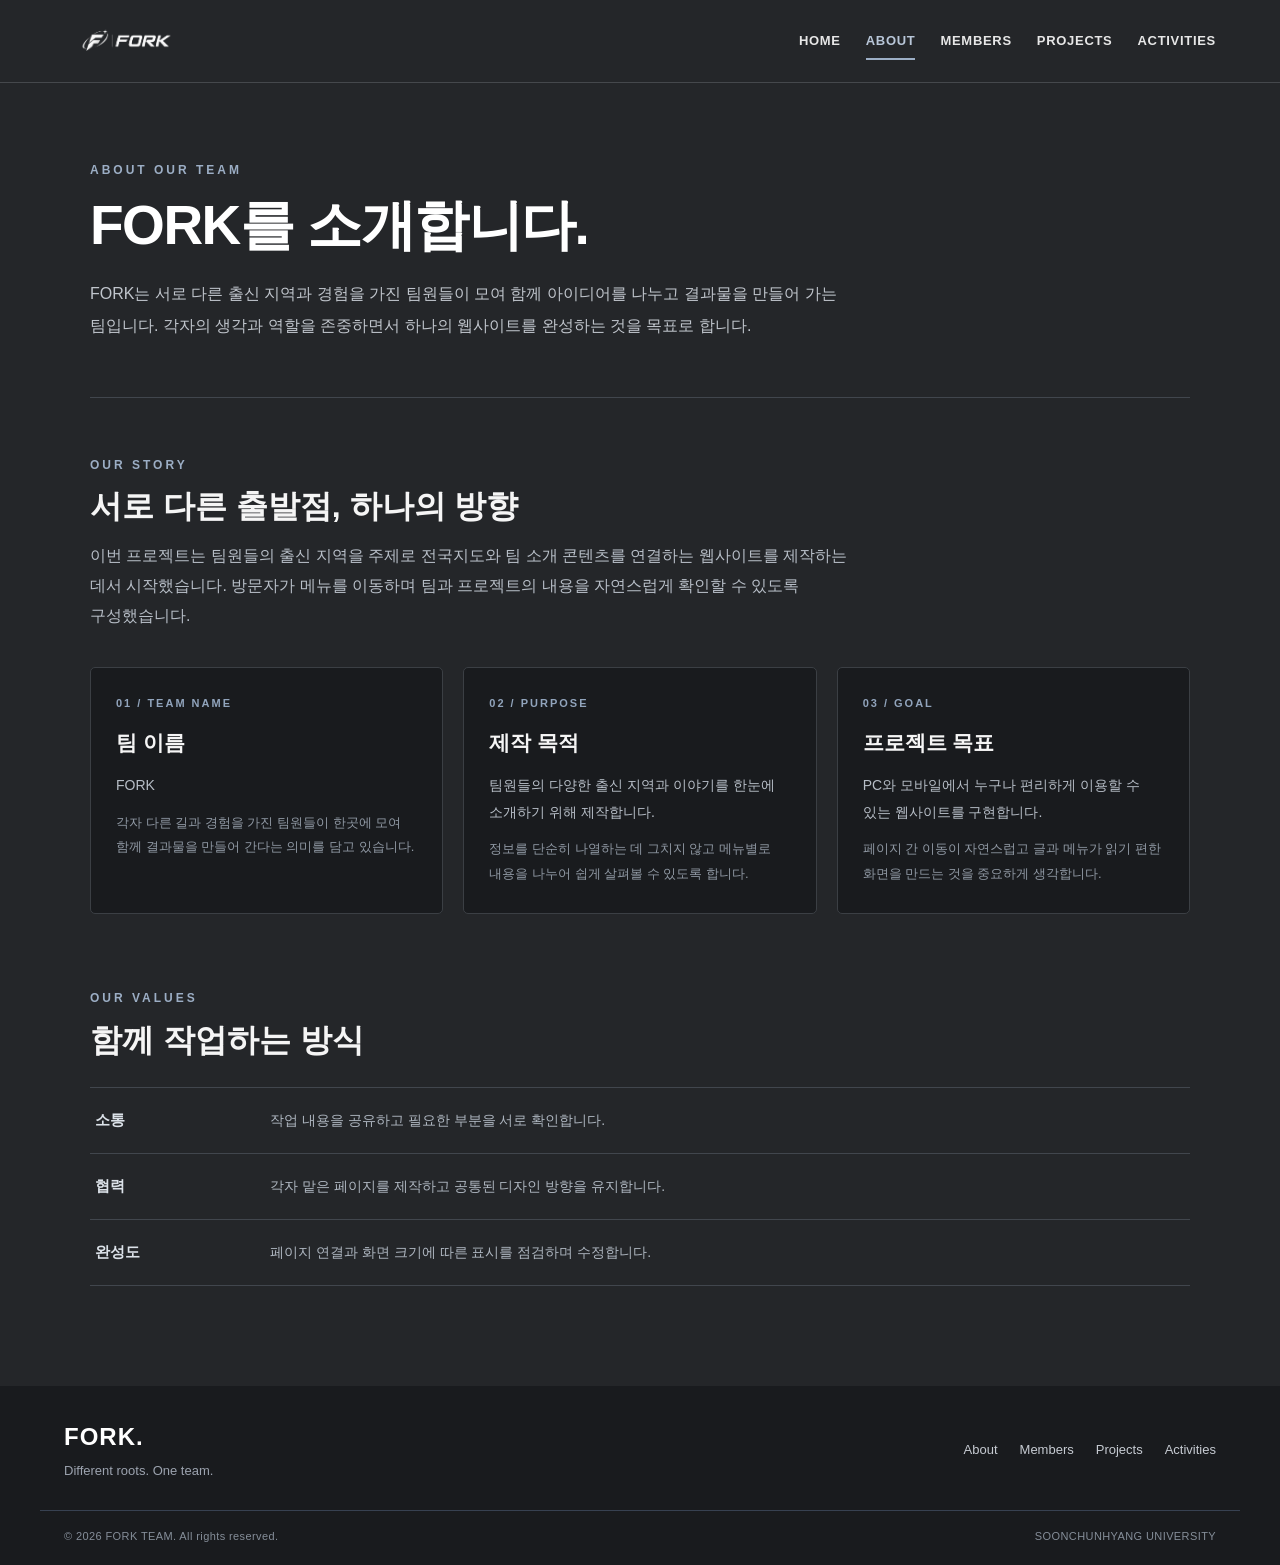
<file: about.html>
<!DOCTYPE html>
<html lang="ko">
<head>
    <meta charset="UTF-8">
    <meta name="viewport" content="width=device-width, initial-scale=1.0">
    <meta name="description" content="FORK 팀 프로젝트 소개 사이트입니다.">
    <title>FORK | ABOUT</title>
    <link rel="stylesheet" href="css/team (2).css">
</head>
<body>
    <header class="site-header">
        <div class="header-inner">
            <a href="index.html" class="brand" aria-label="FORK 홈으로 이동">
                <img src="images/logo.png" alt="FORK 로고" class="brand-logo"
                     onerror="this.style.display='none'; this.nextElementSibling.style.display='inline';">
                <span class="brand-fallback">FORK</span>
            </a>
            <nav class="main-nav" aria-label="주요 메뉴">
                <a href="index.html" >HOME</a>
                <a href="about.html" class="active" aria-current="page">ABOUT</a>
                <a href="members.html" >MEMBERS</a>
                <a href="projects.html" >PROJECTS</a>
                <a href="activities.html" >ACTIVITIES</a>
            </nav>
        </div>
    </header>
    <main id="main-content">
        <section class="page-content">
            <div class="page-intro"><p class="eyebrow">ABOUT OUR TEAM</p><h1 class="page-title">FORK를 소개합니다.</h1>
                <p class="page-description">FORK는 서로 다른 출신 지역과 경험을 가진 팀원들이 모여 함께 아이디어를 나누고 결과물을 만들어 가는 팀입니다. 각자의 생각과 역할을 존중하면서 하나의 웹사이트를 완성하는 것을 목표로 합니다.</p>
            </div>
            <div class="content-divider"></div>
            <div class="section-heading"><p class="eyebrow">OUR STORY</p><h2>서로 다른 출발점, 하나의 방향</h2>
                <p class="section-description">이번 프로젝트는 팀원들의 출신 지역을 주제로 전국지도와 팀 소개 콘텐츠를 연결하는 웹사이트를 제작하는 데서 시작했습니다. 방문자가 메뉴를 이동하며 팀과 프로젝트의 내용을 자연스럽게 확인할 수 있도록 구성했습니다.</p>
            </div>
            <div class="section-grid">
                <article class="info-card"><span class="card-number">01 / TEAM NAME</span><h3>팀 이름</h3><p>FORK</p><p class="card-detail">각자 다른 길과 경험을 가진 팀원들이 한곳에 모여 함께 결과물을 만들어 간다는 의미를 담고 있습니다.</p></article>
                <article class="info-card"><span class="card-number">02 / PURPOSE</span><h3>제작 목적</h3><p>팀원들의 다양한 출신 지역과 이야기를 한눈에 소개하기 위해 제작합니다.</p><p class="card-detail">정보를 단순히 나열하는 데 그치지 않고 메뉴별로 내용을 나누어 쉽게 살펴볼 수 있도록 합니다.</p></article>
                <article class="info-card"><span class="card-number">03 / GOAL</span><h3>프로젝트 목표</h3><p>PC와 모바일에서 누구나 편리하게 이용할 수 있는 웹사이트를 구현합니다.</p><p class="card-detail">페이지 간 이동이 자연스럽고 글과 메뉴가 읽기 편한 화면을 만드는 것을 중요하게 생각합니다.</p></article>
            </div>
            <section class="subsection"><p class="eyebrow">OUR VALUES</p><h2>함께 작업하는 방식</h2><div class="value-list"><div><strong>소통</strong><p>작업 내용을 공유하고 필요한 부분을 서로 확인합니다.</p></div><div><strong>협력</strong><p>각자 맡은 페이지를 제작하고 공통된 디자인 방향을 유지합니다.</p></div><div><strong>완성도</strong><p>페이지 연결과 화면 크기에 따른 표시를 점검하며 수정합니다.</p></div></div></section>
        </section>
    </main>
    <footer class="site-footer">
        <div class="footer-inner">
            <div class="footer-brand">
                <h2>FORK.</h2>
                <p>Different roots. One team.</p>
            </div>
            <div class="footer-links" aria-label="하단 메뉴">
                <a href="about.html">About</a>
                <a href="members.html">Members</a>
                <a href="projects.html">Projects</a>
                <a href="activities.html">Activities</a>
            </div>
        </div>
        <div class="footer-bottom">
            <small>© 2026 FORK TEAM. All rights reserved.</small>
            <small>SOONCHUNHYANG UNIVERSITY</small>
        </div>
    </footer>
</body>
</html>
</file>
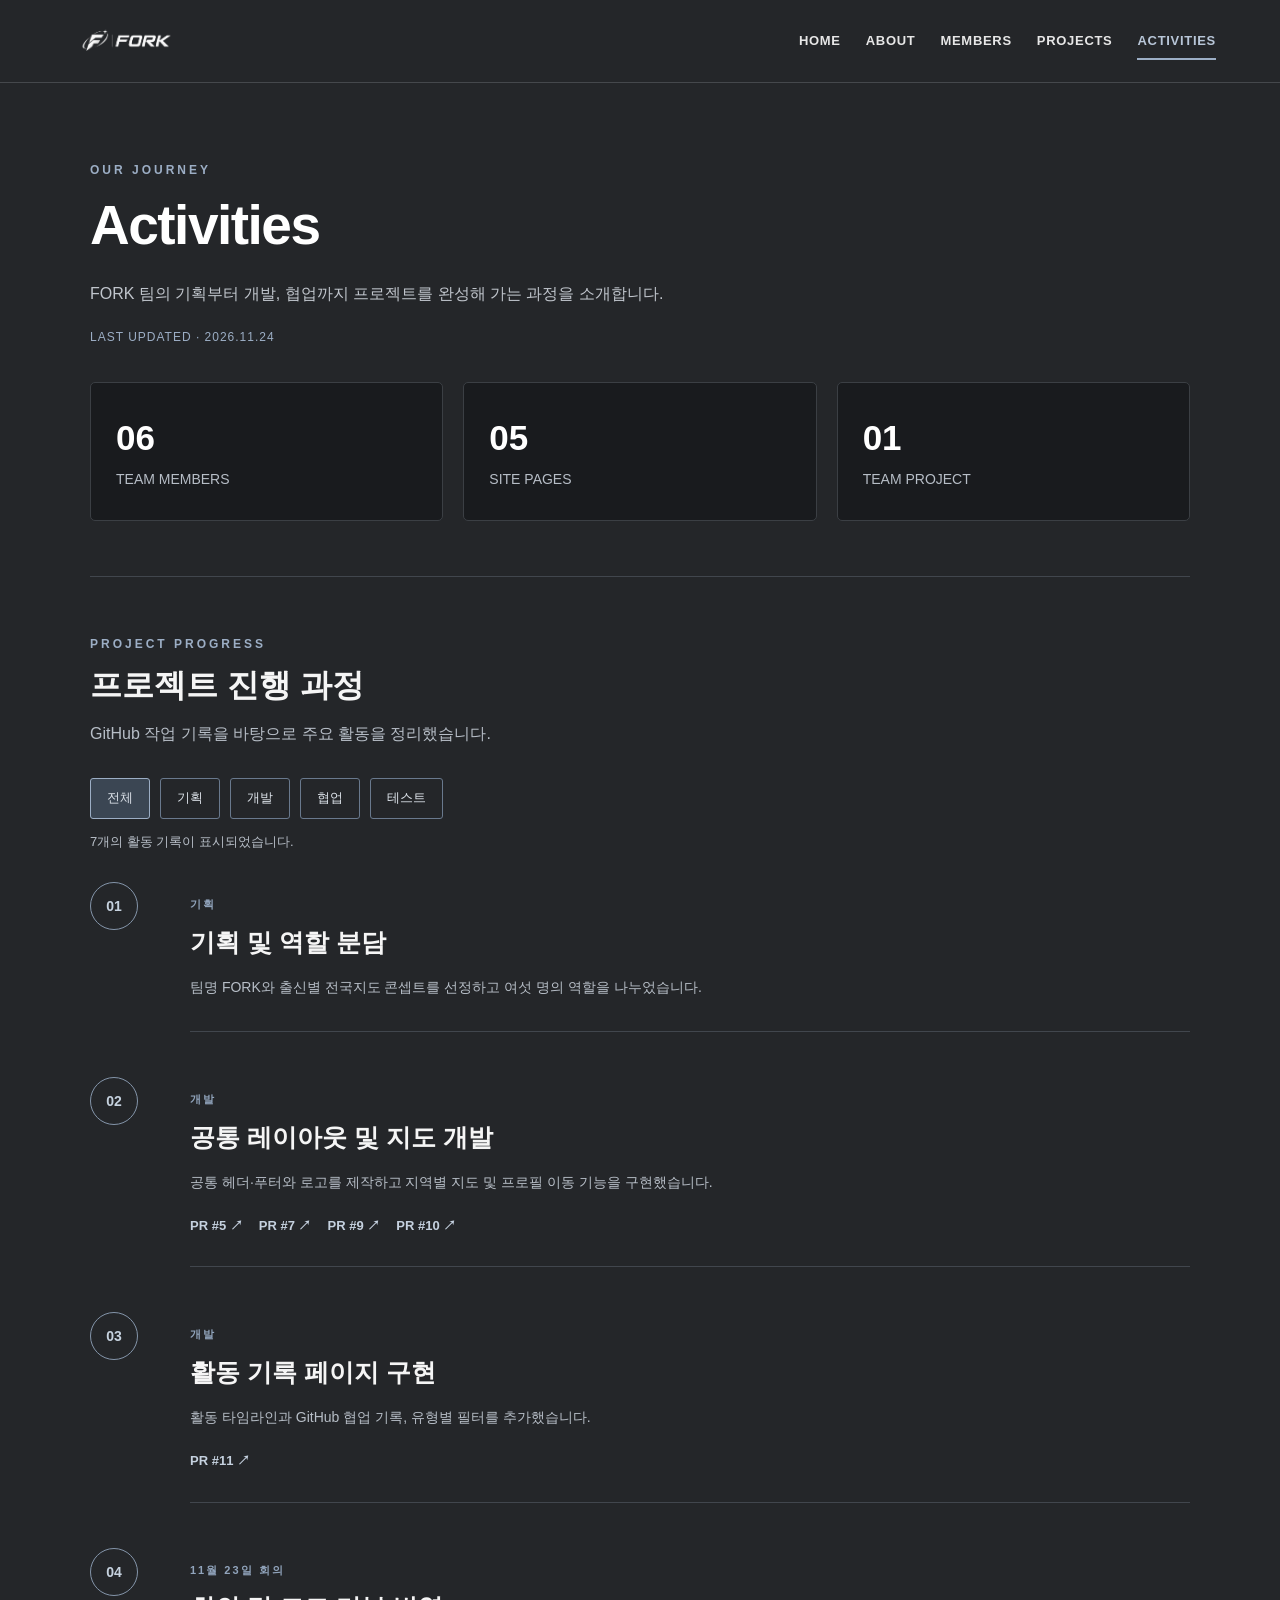
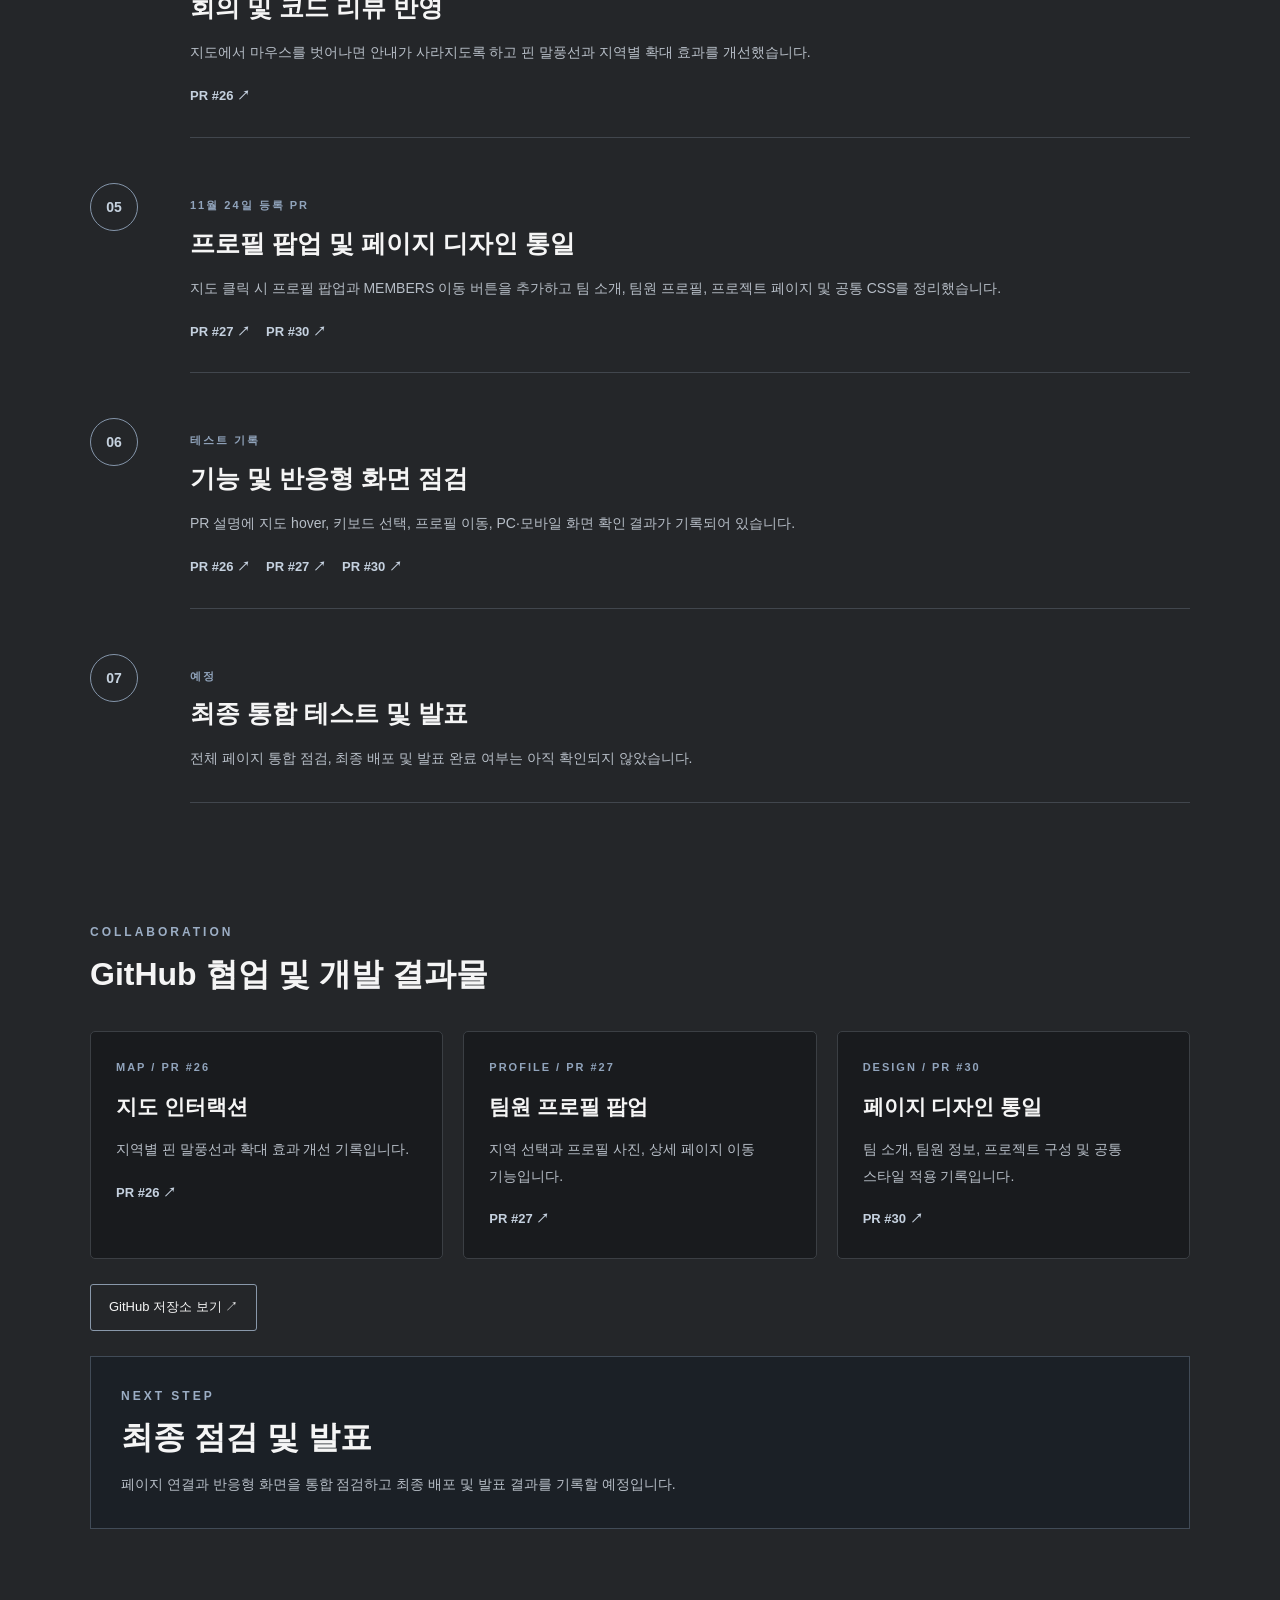
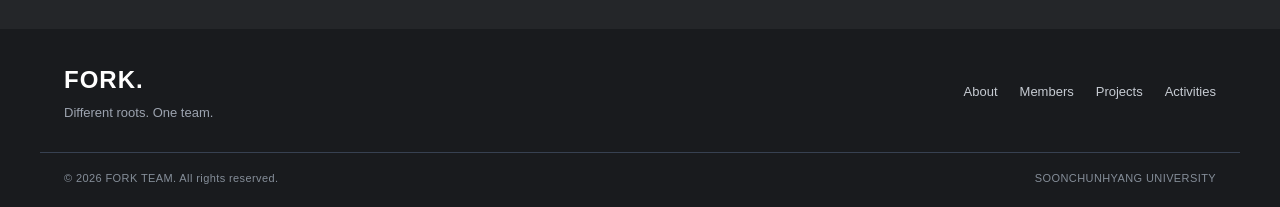
<file: activities.html>
<!DOCTYPE html>
<html lang="ko">
<head>
    <meta charset="UTF-8">
    <meta name="viewport" content="width=device-width, initial-scale=1.0">
    <meta name="description" content="FORK 팀의 기획, 개발 및 협업 활동 기록입니다.">
    <title>FORK | ACTIVITIES</title>
    <link rel="stylesheet" href="css/team%20(2).css">
    <link rel="stylesheet" href="css/activities.css">
    <script src="js/activities.js" defer></script>
</head>
<body>
    <header class="site-header">
        <div class="header-inner">
            <a href="index.html" class="brand" aria-label="FORK 홈으로 이동">
                <img src="images/logo.png" alt="FORK 로고" class="brand-logo"
                     onerror="this.style.display='none'; this.nextElementSibling.style.display='inline';">
                <span class="brand-fallback">FORK</span>
            </a>
            <nav class="main-nav" aria-label="주요 메뉴">
                <a href="index.html">HOME</a>
                <a href="about.html">ABOUT</a>
                <a href="members.html">MEMBERS</a>
                <a href="projects.html">PROJECTS</a>
                <a href="activities.html" class="active" aria-current="page">ACTIVITIES</a>
            </nav>
        </div>
    </header>
    <main id="main-content">
        <section class="page-content activities-page">
            <div class="page-intro">
                <p class="eyebrow">OUR JOURNEY</p>
                <h1 class="page-title">Activities</h1>
                <p class="page-description">FORK 팀의 기획부터 개발, 협업까지 프로젝트를 완성해 가는 과정을 소개합니다.</p>
                <p class="activity-updated">LAST UPDATED · <time datetime="2026-11-24">2026.11.24</time></p>
            </div>
            <div class="section-grid activity-summary">
                <article class="info-card"><strong>06</strong><p>TEAM MEMBERS</p></article>
                <article class="info-card"><strong>05</strong><p>SITE PAGES</p></article>
                <article class="info-card"><strong>01</strong><p>TEAM PROJECT</p></article>
            </div>
            <div class="content-divider"></div>
            <section aria-labelledby="progress-title">
                <div class="section-heading">
                    <p class="eyebrow">PROJECT PROGRESS</p>
                    <h2 id="progress-title">프로젝트 진행 과정</h2>
                    <p class="section-description">GitHub 작업 기록을 바탕으로 주요 활동을 정리했습니다.</p>
                </div>
                <div class="activity-filters" role="group" aria-label="활동 유형 필터" hidden>
                    <button class="filter is-active" type="button" data-filter="all" aria-pressed="true">전체</button>
                    <button class="filter" type="button" data-filter="planning" aria-pressed="false">기획</button>
                    <button class="filter" type="button" data-filter="development" aria-pressed="false">개발</button>
                    <button class="filter" type="button" data-filter="collaboration" aria-pressed="false">협업</button>
                    <button class="filter" type="button" data-filter="testing" aria-pressed="false">테스트</button>
                </div>
                <p id="filter-message" class="activity-count" aria-live="polite"></p>
                <ol class="activity-timeline">
                <li class="activity-item timeline-item" data-category="planning">
                    <span class="timeline-number" aria-hidden="true">01</span>
                    <article class="activity-content">
                        <p class="card-number">기획</p>
                        <h3>기획 및 역할 분담</h3>
                        <p>팀명 FORK와 출신별 전국지도 콘셉트를 선정하고 여섯 명의 역할을 나누었습니다.</p>
                        <div class="activity-links"></div>
                    </article>
                </li>
                <li class="activity-item timeline-item" data-category="development">
                    <span class="timeline-number" aria-hidden="true">02</span>
                    <article class="activity-content">
                        <p class="card-number">개발</p>
                        <h3>공통 레이아웃 및 지도 개발</h3>
                        <p>공통 헤더·푸터와 로고를 제작하고 지역별 지도 및 프로필 이동 기능을 구현했습니다.</p>
                        <div class="activity-links"><a class="text-link" href="https://github.com/song72080/OpenSourceSW-F/pull/5" target="_blank" rel="noopener noreferrer">PR #5 ↗</a> <a class="text-link" href="https://github.com/song72080/OpenSourceSW-F/pull/7" target="_blank" rel="noopener noreferrer">PR #7 ↗</a> <a class="text-link" href="https://github.com/song72080/OpenSourceSW-F/pull/9" target="_blank" rel="noopener noreferrer">PR #9 ↗</a> <a class="text-link" href="https://github.com/song72080/OpenSourceSW-F/pull/10" target="_blank" rel="noopener noreferrer">PR #10 ↗</a></div>
                    </article>
                </li>
                <li class="activity-item timeline-item" data-category="development">
                    <span class="timeline-number" aria-hidden="true">03</span>
                    <article class="activity-content">
                        <p class="card-number">개발</p>
                        <h3>활동 기록 페이지 구현</h3>
                        <p>활동 타임라인과 GitHub 협업 기록, 유형별 필터를 추가했습니다.</p>
                        <div class="activity-links"><a class="text-link" href="https://github.com/song72080/OpenSourceSW-F/pull/11" target="_blank" rel="noopener noreferrer">PR #11 ↗</a></div>
                    </article>
                </li>
                <li class="activity-item timeline-item" data-category="collaboration">
                    <span class="timeline-number" aria-hidden="true">04</span>
                    <article class="activity-content">
                        <p class="card-number">11월 23일 회의</p>
                        <h3>회의 및 코드 리뷰 반영</h3>
                        <p>지도에서 마우스를 벗어나면 안내가 사라지도록 하고 핀 말풍선과 지역별 확대 효과를 개선했습니다.</p>
                        <div class="activity-links"><a class="text-link" href="https://github.com/song72080/OpenSourceSW-F/pull/26" target="_blank" rel="noopener noreferrer">PR #26 ↗</a></div>
                    </article>
                </li>
                <li class="activity-item timeline-item" data-category="development">
                    <span class="timeline-number" aria-hidden="true">05</span>
                    <article class="activity-content">
                        <p class="card-number">11월 24일 등록 PR</p>
                        <h3>프로필 팝업 및 페이지 디자인 통일</h3>
                        <p>지도 클릭 시 프로필 팝업과 MEMBERS 이동 버튼을 추가하고 팀 소개, 팀원 프로필, 프로젝트 페이지 및 공통 CSS를 정리했습니다.</p>
                        <div class="activity-links"><a class="text-link" href="https://github.com/song72080/OpenSourceSW-F/pull/27" target="_blank" rel="noopener noreferrer">PR #27 ↗</a> <a class="text-link" href="https://github.com/song72080/OpenSourceSW-F/pull/30" target="_blank" rel="noopener noreferrer">PR #30 ↗</a></div>
                    </article>
                </li>
                <li class="activity-item timeline-item" data-category="testing">
                    <span class="timeline-number" aria-hidden="true">06</span>
                    <article class="activity-content">
                        <p class="card-number">테스트 기록</p>
                        <h3>기능 및 반응형 화면 점검</h3>
                        <p>PR 설명에 지도 hover, 키보드 선택, 프로필 이동, PC·모바일 화면 확인 결과가 기록되어 있습니다.</p>
                        <div class="activity-links"><a class="text-link" href="https://github.com/song72080/OpenSourceSW-F/pull/26" target="_blank" rel="noopener noreferrer">PR #26 ↗</a> <a class="text-link" href="https://github.com/song72080/OpenSourceSW-F/pull/27" target="_blank" rel="noopener noreferrer">PR #27 ↗</a> <a class="text-link" href="https://github.com/song72080/OpenSourceSW-F/pull/30" target="_blank" rel="noopener noreferrer">PR #30 ↗</a></div>
                    </article>
                </li>
                <li class="activity-item timeline-item" data-category="testing">
                    <span class="timeline-number" aria-hidden="true">07</span>
                    <article class="activity-content">
                        <p class="card-number">예정</p>
                        <h3>최종 통합 테스트 및 발표</h3>
                        <p>전체 페이지 통합 점검, 최종 배포 및 발표 완료 여부는 아직 확인되지 않았습니다.</p>
                        <div class="activity-links"></div>
                    </article>
                </li>
                </ol>
            </section>
            <section class="subsection" aria-labelledby="work-title">
                <p class="eyebrow">COLLABORATION</p>
                <h2 id="work-title">GitHub 협업 및 개발 결과물</h2>
                <div class="section-grid">
                    <article class="info-card"><span class="card-number">MAP / PR #26</span><h3>지도 인터랙션</h3><p>지역별 핀 말풍선과 확대 효과 개선 기록입니다.</p><a class="text-link" href="https://github.com/song72080/OpenSourceSW-F/pull/26" target="_blank" rel="noopener noreferrer">PR #26 ↗</a></article>
                    <article class="info-card"><span class="card-number">PROFILE / PR #27</span><h3>팀원 프로필 팝업</h3><p>지역 선택과 프로필 사진, 상세 페이지 이동 기능입니다.</p><a class="text-link" href="https://github.com/song72080/OpenSourceSW-F/pull/27" target="_blank" rel="noopener noreferrer">PR #27 ↗</a></article>
                    <article class="info-card"><span class="card-number">DESIGN / PR #30</span><h3>페이지 디자인 통일</h3><p>팀 소개, 팀원 정보, 프로젝트 구성 및 공통 스타일 적용 기록입니다.</p><a class="text-link" href="https://github.com/song72080/OpenSourceSW-F/pull/30" target="_blank" rel="noopener noreferrer">PR #30 ↗</a></article>
                </div>
                <a class="primary-link activity-repo" href="https://github.com/song72080/OpenSourceSW-F" target="_blank" rel="noopener noreferrer">GitHub 저장소 보기 ↗</a>
            </section>
            <section class="activity-note subsection">
                <p class="eyebrow">NEXT STEP</p>
                <h2>최종 점검 및 발표</h2>
                <p>페이지 연결과 반응형 화면을 통합 점검하고 최종 배포 및 발표 결과를 기록할 예정입니다.</p>
            </section>
        </section>
    </main>
    <footer class="site-footer">
        <div class="footer-inner">
            <div class="footer-brand"><h2>FORK.</h2><p>Different roots. One team.</p></div>
            <div class="footer-links" aria-label="하단 메뉴">
                <a href="about.html">About</a>
                <a href="members.html">Members</a>
                <a href="projects.html">Projects</a>
                <a href="activities.html">Activities</a>
            </div>
        </div>
        <div class="footer-bottom">
            <small>© 2026 FORK TEAM. All rights reserved.</small>
            <small>SOONCHUNHYANG UNIVERSITY</small>
        </div>
    </footer>
</body>
</html>
</file>
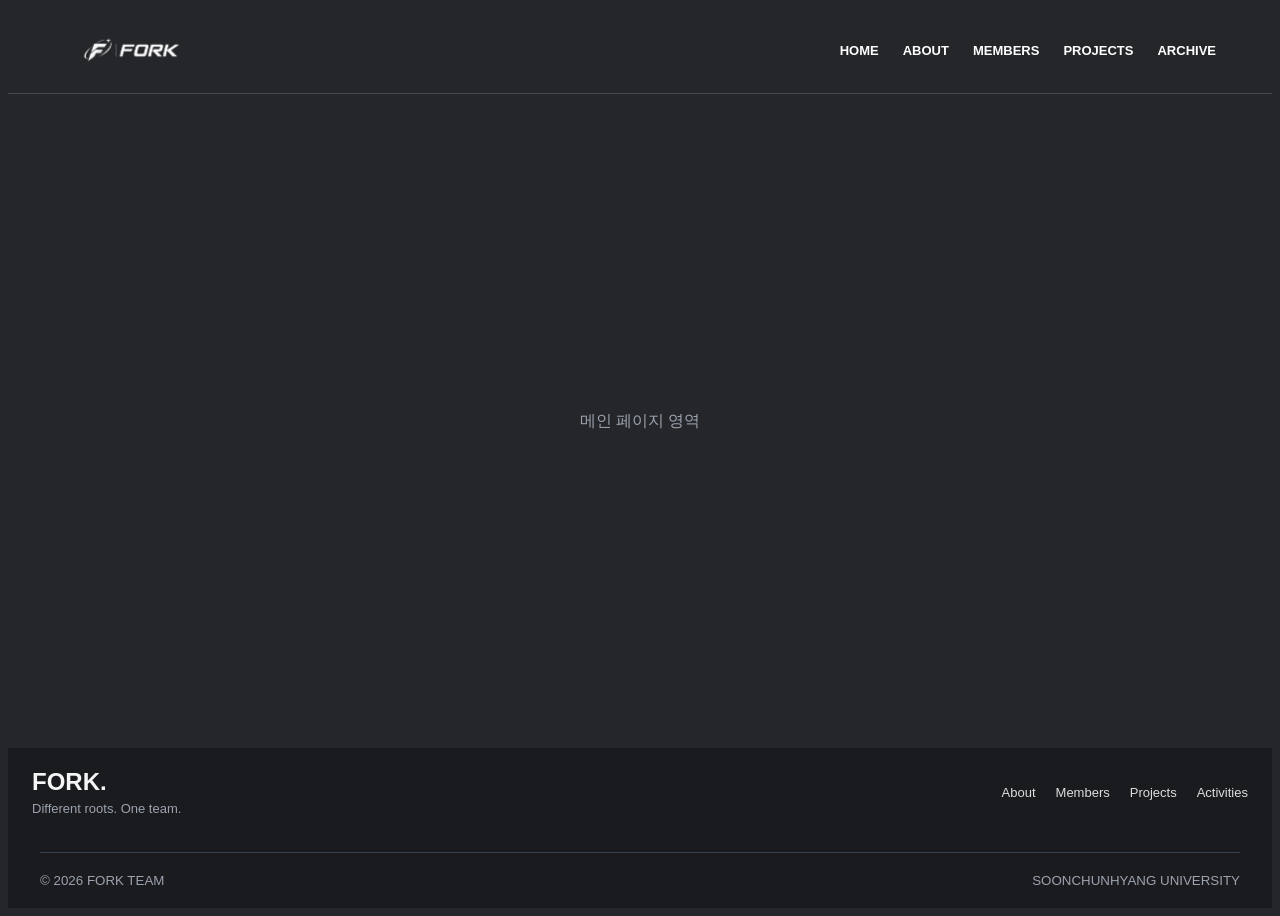
<file: layout-preview.html>
<!DOCTYPE html>
<html lang="ko">
<head>
    <meta charset="UTF-8">
    <meta name="viewport" content="width=device-width, initial-scale=1.0">
    <title>FORK | Common Layout</title>
    <link rel="stylesheet" href="css/common.css">
</head>
<body>
    <!-- 공통 헤더 -->
    <header class="site-header">
        <div class="header-inner">
            <a href="index.html" class="brand">
                 <img src="images/logo.png"
                     alt="FORK 로고"
                     class="brand-logo">
            </a>        

            <nav class="main-nav" aria-label="주요 메뉴">
                <a href="index.html">HOME</a>
                <a href="about.html">ABOUT</a>
                <a href="members.html">MEMBERS</a>
                <a href="projects.html">PROJECTS</a>
                <a href="activities.html">ARCHIVE</a>
            </nav>
        </div>
    </header>

    <!-- 다른 팀원이 제작할 본문 -->
    <main class="preview-main">
        <p>메인 페이지 영역</p>
    </main>

    <!-- 공통 푸터 -->
    <footer class="site-footer">
        <div class="footer-inner">
            <div>
                <h2>FORK.</h2>
                <p>Different roots. One team.</p>
            </div>
            <div class="footer-links">
                <strong>EXPLORE</strong>
                <a href="about.html">About</a>
                <a href="members.html">Members</a>
                <a href="projects.html">Projects</a>
                <a href="activities.html">Activities</a>
            </div>
        </div>
        <div class="footer-bottom">
            <small>© 2026 FORK TEAM</small>
            <small>SOONCHUNHYANG UNIVERSITY</small>
        </div>
    </footer>
</body>
</html>
</file>
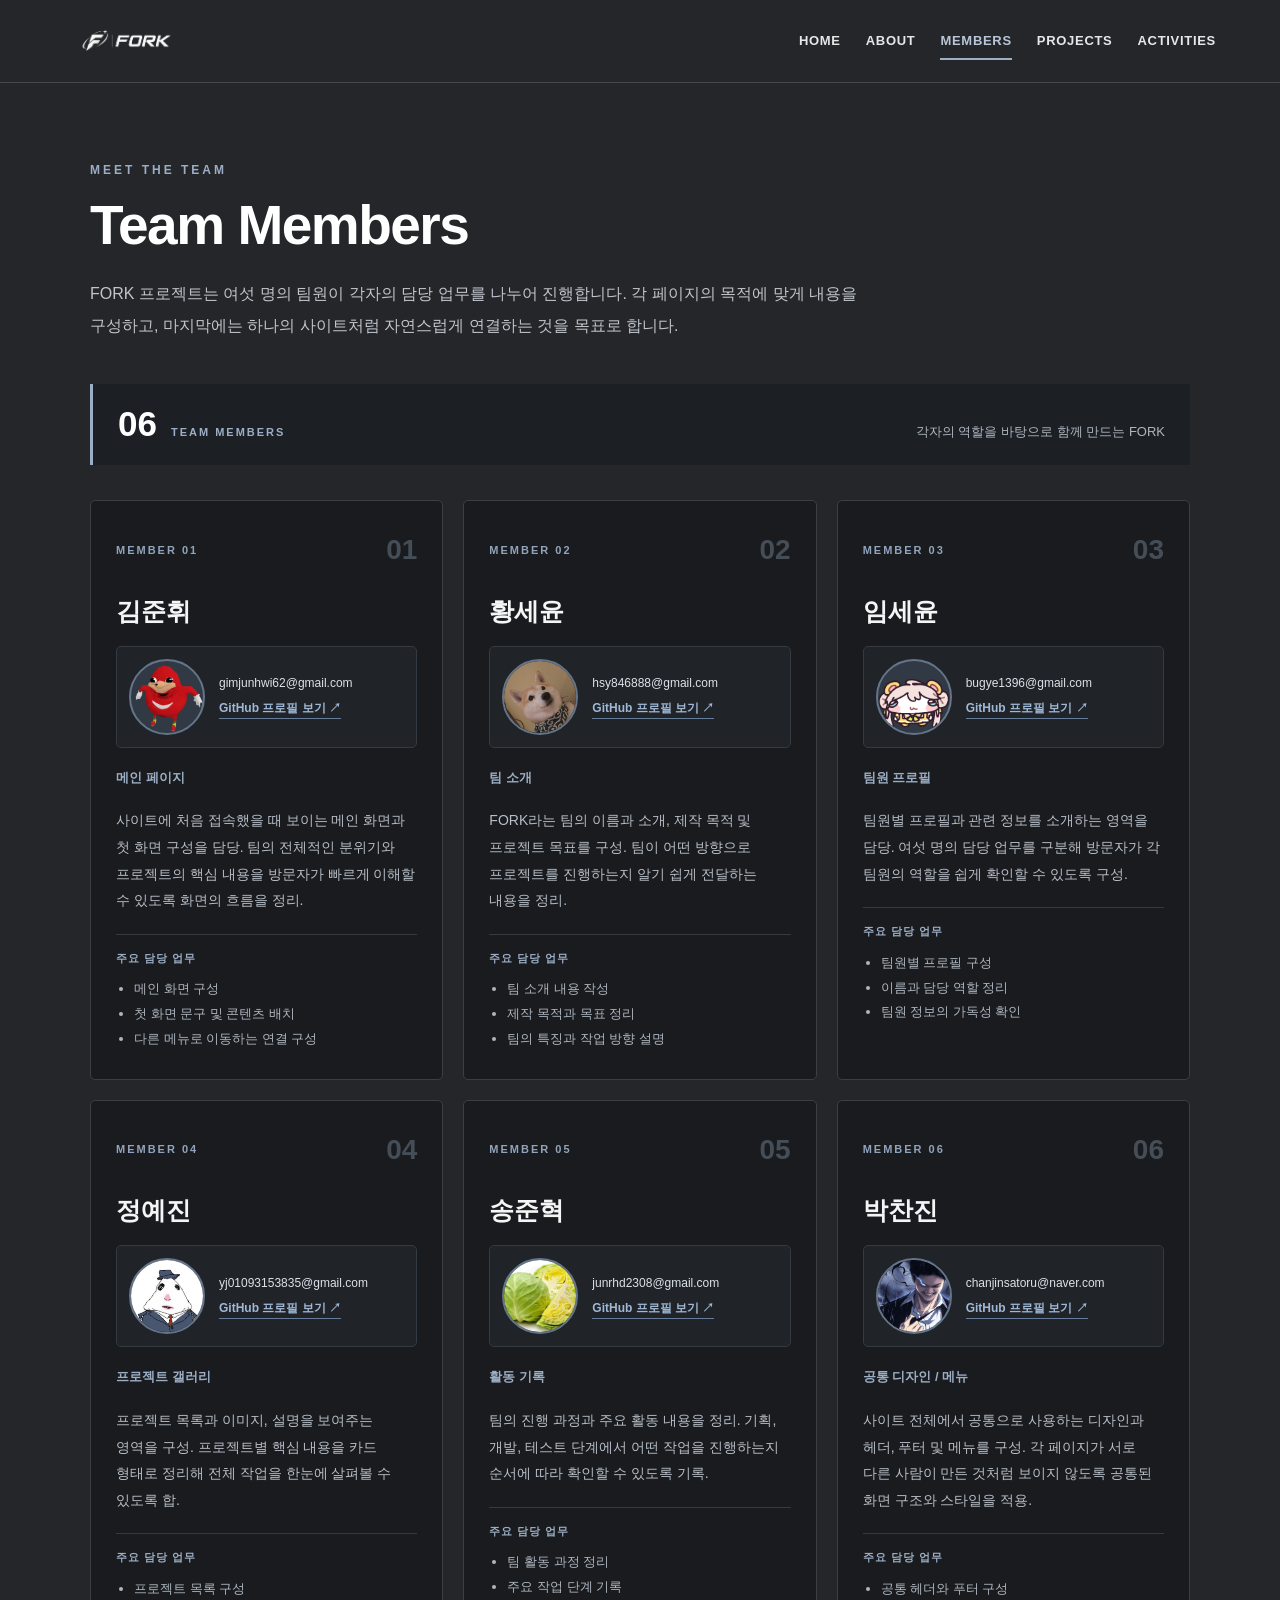
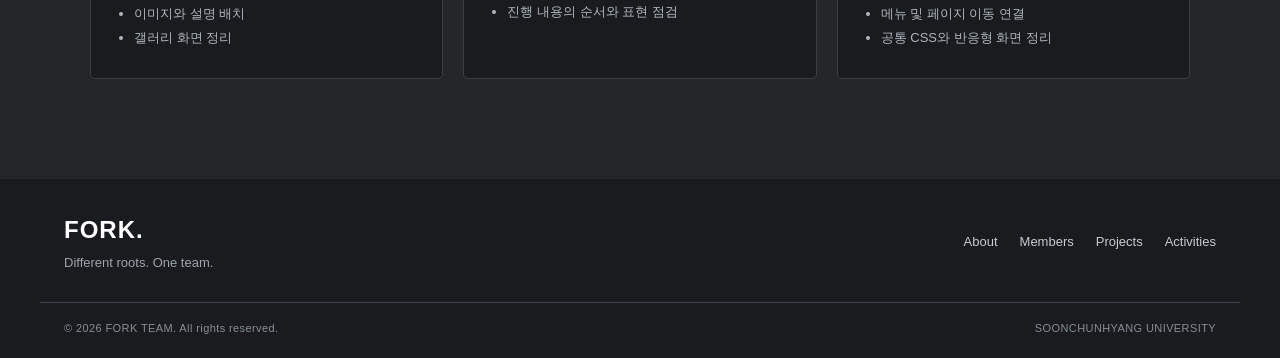
<file: members.html>
<!DOCTYPE html>
<html lang="ko">
<head>
    <meta charset="UTF-8">
    <meta name="viewport" content="width=device-width, initial-scale=1.0">
    <meta name="description" content="FORK 팀 프로젝트 소개 사이트입니다.">
    <title>FORK | MEMBERS</title>
    <link rel="stylesheet" href="css/team (2).css">
</head>
<body>
    <header class="site-header">
        <div class="header-inner">
            <a href="index.html" class="brand" aria-label="FORK 홈으로 이동">
                <img src="images/logo.png" alt="FORK 로고" class="brand-logo"
                     onerror="this.style.display='none'; this.nextElementSibling.style.display='inline';">
                <span class="brand-fallback">FORK</span>
            </a>
            <nav class="main-nav" aria-label="주요 메뉴">
                <a href="index.html">HOME</a>
                <a href="about.html">ABOUT</a>
                <a href="members.html" class="active" aria-current="page">MEMBERS</a>
                <a href="projects.html">PROJECTS</a>
                <a href="activities.html">ACTIVITIES</a>
            </nav>
        </div>
    </header>

    <main id="main-content">
        <section class="page-content">
            <div class="page-intro">
                <p class="eyebrow">MEET THE TEAM</p>
                <h1 class="page-title">Team Members</h1>
                <p class="page-description">
                    FORK 프로젝트는 여섯 명의 팀원이 각자의 담당 업무를 나누어 진행합니다.
                    각 페이지의 목적에 맞게 내용을 구성하고, 마지막에는 하나의 사이트처럼
                    자연스럽게 연결하는 것을 목표로 합니다.
                </p>
            </div>

            <div class="member-summary">
                <strong>06</strong>
                <span>TEAM MEMBERS</span>
                <p>각자의 역할을 바탕으로 함께 만드는 FORK</p>
            </div>

            <div class="section-grid member-grid">

                <!-- MEMBER 01 -->
                <article class="info-card member-card">
                    <div class="member-top">
                        <span class="card-number">MEMBER 01</span>
                        <span class="member-index">01</span>
                    </div>
                    <h2>김준휘</h2>
                    <div class="member-profile">
                        <img class="member-photo" src="images/kjh.png"
                             alt="김준휘 프로필 사진" loading="lazy">
                        <div class="member-contact">
                            <a class="member-email" href="mailto:gimjunhwi62@gmail.com">gimjunhwi62@gmail.com</a>
                            <a class="member-github" href="https://github.com/theremit" target="_blank" rel="noopener noreferrer">GitHub 프로필 보기 ↗</a>
                        </div>
                    </div>
                    <p class="member-role">메인 페이지</p>
                    <p>사이트에 처음 접속했을 때 보이는 메인 화면과 첫 화면 구성을 담당. 팀의 전체적인 분위기와 프로젝트의 핵심 내용을 방문자가 빠르게 이해할 수 있도록 화면의 흐름을 정리.</p>
                    <div class="task-label">주요 담당 업무</div>
                    <ul>
                        <li>메인 화면 구성</li>
                        <li>첫 화면 문구 및 콘텐츠 배치</li>
                        <li>다른 메뉴로 이동하는 연결 구성</li>
                    </ul>
                </article>

                <!-- MEMBER 02 -->
                <article class="info-card member-card">
                    <div class="member-top">
                        <span class="card-number">MEMBER 02</span>
                        <span class="member-index">02</span>
                    </div>
                    <h2>황세윤</h2>
                    <div class="member-profile">
                        <img class="member-photo" src="images/hsy.png"
                             alt="황세윤 프로필 사진" loading="lazy">
                        <div class="member-contact">
                            <a class="member-email" href="mailto:hsy846888@gmail.com">hsy846888@gmail.com</a>
                            <a class="member-github" href="https://github.com/hsy84688-collab" target="_blank" rel="noopener noreferrer">GitHub 프로필 보기 ↗</a>
                        </div>
                    </div>
                    <p class="member-role">팀 소개</p>
                    <p>FORK라는 팀의 이름과 소개, 제작 목적 및 프로젝트 목표를 구성. 팀이 어떤 방향으로 프로젝트를 진행하는지 알기 쉽게 전달하는 내용을 정리.</p>
                    <div class="task-label">주요 담당 업무</div>
                    <ul>
                        <li>팀 소개 내용 작성</li>
                        <li>제작 목적과 목표 정리</li>
                        <li>팀의 특징과 작업 방향 설명</li>
                    </ul>
                </article>

                <!-- MEMBER 03 -->
                <article class="info-card member-card">
                    <div class="member-top">
                        <span class="card-number">MEMBER 03</span>
                        <span class="member-index">03</span>
                    </div>
                    <h2>임세윤</h2>
                    <div class="member-profile">
                        <img class="member-photo" src="images/isy.png"
                             alt="임세윤 프로필 사진" loading="lazy">
                        <div class="member-contact">
                            <a class="member-email" href="mailto:bugye1396@gmail.com">bugye1396@gmail.com</a>
                            <a class="member-github" href="https://github.com/Zacara0520" target="_blank" rel="noopener noreferrer">GitHub 프로필 보기 ↗</a>
                        </div>
                    </div>
                    <p class="member-role">팀원 프로필</p>
                    <p>팀원별 프로필과 관련 정보를 소개하는 영역을 담당. 여섯 명의 담당 업무를 구분해 방문자가 각 팀원의 역할을 쉽게 확인할 수 있도록 구성.</p>
                    <div class="task-label">주요 담당 업무</div>
                    <ul>
                        <li>팀원별 프로필 구성</li>
                        <li>이름과 담당 역할 정리</li>
                        <li>팀원 정보의 가독성 확인</li>
                    </ul>
                </article>

                <!-- MEMBER 04 -->
                <article class="info-card member-card">
                    <div class="member-top">
                        <span class="card-number">MEMBER 04</span>
                        <span class="member-index">04</span>
                    </div>
                    <h2>정예진</h2>
                    <div class="member-profile">
                        <img class="member-photo" src="images/jyj.png"
                             alt="정예진 프로필 사진" loading="lazy">
                        <div class="member-contact">
                            <a class="member-email" href="mailto:yj01093153835@gmail.com">yj01093153835@gmail.com</a>
                            <a class="member-github" href="https://github.com/Aezin7" target="_blank" rel="noopener noreferrer">GitHub 프로필 보기 ↗</a>
                        </div>
                    </div>
                    <p class="member-role">프로젝트 갤러리</p>
                    <p>프로젝트 목록과 이미지, 설명을 보여주는 영역을 구성. 프로젝트별 핵심 내용을 카드 형태로 정리해 전체 작업을 한눈에 살펴볼 수 있도록 합.</p>
                    <div class="task-label">주요 담당 업무</div>
                    <ul>
                        <li>프로젝트 목록 구성</li>
                        <li>이미지와 설명 배치</li>
                        <li>갤러리 화면 정리</li>
                    </ul>
                </article>

                <!-- MEMBER 05 -->
                <article class="info-card member-card">
                    <div class="member-top">
                        <span class="card-number">MEMBER 05</span>
                        <span class="member-index">05</span>
                    </div>
                    <h2>송준혁</h2>
                    <div class="member-profile">
                        <img class="member-photo" src="images/sjh.png"
                             alt="송준혁 프로필 사진" loading="lazy">
                        <div class="member-contact">
                            <a class="member-email" href="mailto:junrhd2308@gmail.com">junrhd2308@gmail.com</a>
                            <a class="member-github" href="https://github.com/song72080" target="_blank" rel="noopener noreferrer">GitHub 프로필 보기 ↗</a>
                        </div>
                    </div>
                    <p class="member-role">활동 기록</p>
                    <p>팀의 진행 과정과 주요 활동 내용을 정리. 기획, 개발, 테스트 단계에서 어떤 작업을 진행하는지 순서에 따라 확인할 수 있도록 기록.</p>
                    <div class="task-label">주요 담당 업무</div>
                    <ul>
                        <li>팀 활동 과정 정리</li>
                        <li>주요 작업 단계 기록</li>
                        <li>진행 내용의 순서와 표현 점검</li>
                    </ul>
                </article>

                <!-- MEMBER 06 -->
                <article class="info-card member-card">
                    <div class="member-top">
                        <span class="card-number">MEMBER 06</span>
                        <span class="member-index">06</span>
                    </div>
                    <h2>박찬진</h2>
                    <div class="member-profile">
                        <img class="member-photo" src="images/pcj.png"
                             alt="박찬진 프로필 사진" loading="lazy">
                        <div class="member-contact">
                            <a class="member-email" href="mailto:chanjinsatoru@naver.com">chanjinsatoru@naver.com</a>
                            <a class="member-github" href="https://github.com/kitapark" target="_blank" rel="noopener noreferrer">GitHub 프로필 보기 ↗</a>
                        </div>
                    </div>
                    <p class="member-role">공통 디자인 / 메뉴</p>
                    <p>사이트 전체에서 공통으로 사용하는 디자인과 헤더, 푸터 및 메뉴를 구성. 각 페이지가 서로 다른 사람이 만든 것처럼 보이지 않도록 공통된 화면 구조와 스타일을 적용.</p>
                    <div class="task-label">주요 담당 업무</div>
                    <ul>
                        <li>공통 헤더와 푸터 구성</li>
                        <li>메뉴 및 페이지 이동 연결</li>
                        <li>공통 CSS와 반응형 화면 정리</li>
                    </ul>
                </article>

            </div>
        </section>
    </main>

    <footer class="site-footer">
        <div class="footer-inner">
            <div class="footer-brand">
                <h2>FORK.</h2>
                <p>Different roots. One team.</p>
            </div>
            <div class="footer-links" aria-label="하단 메뉴">
                <a href="about.html">About</a>
                <a href="members.html">Members</a>
                <a href="projects.html">Projects</a>
                <a href="activities.html">Activities</a>
            </div>
        </div>
        <div class="footer-bottom">
            <small>© 2026 FORK TEAM. All rights reserved.</small>
            <small>SOONCHUNHYANG UNIVERSITY</small>
        </div>
    </footer>
</body>
</html>
</file>
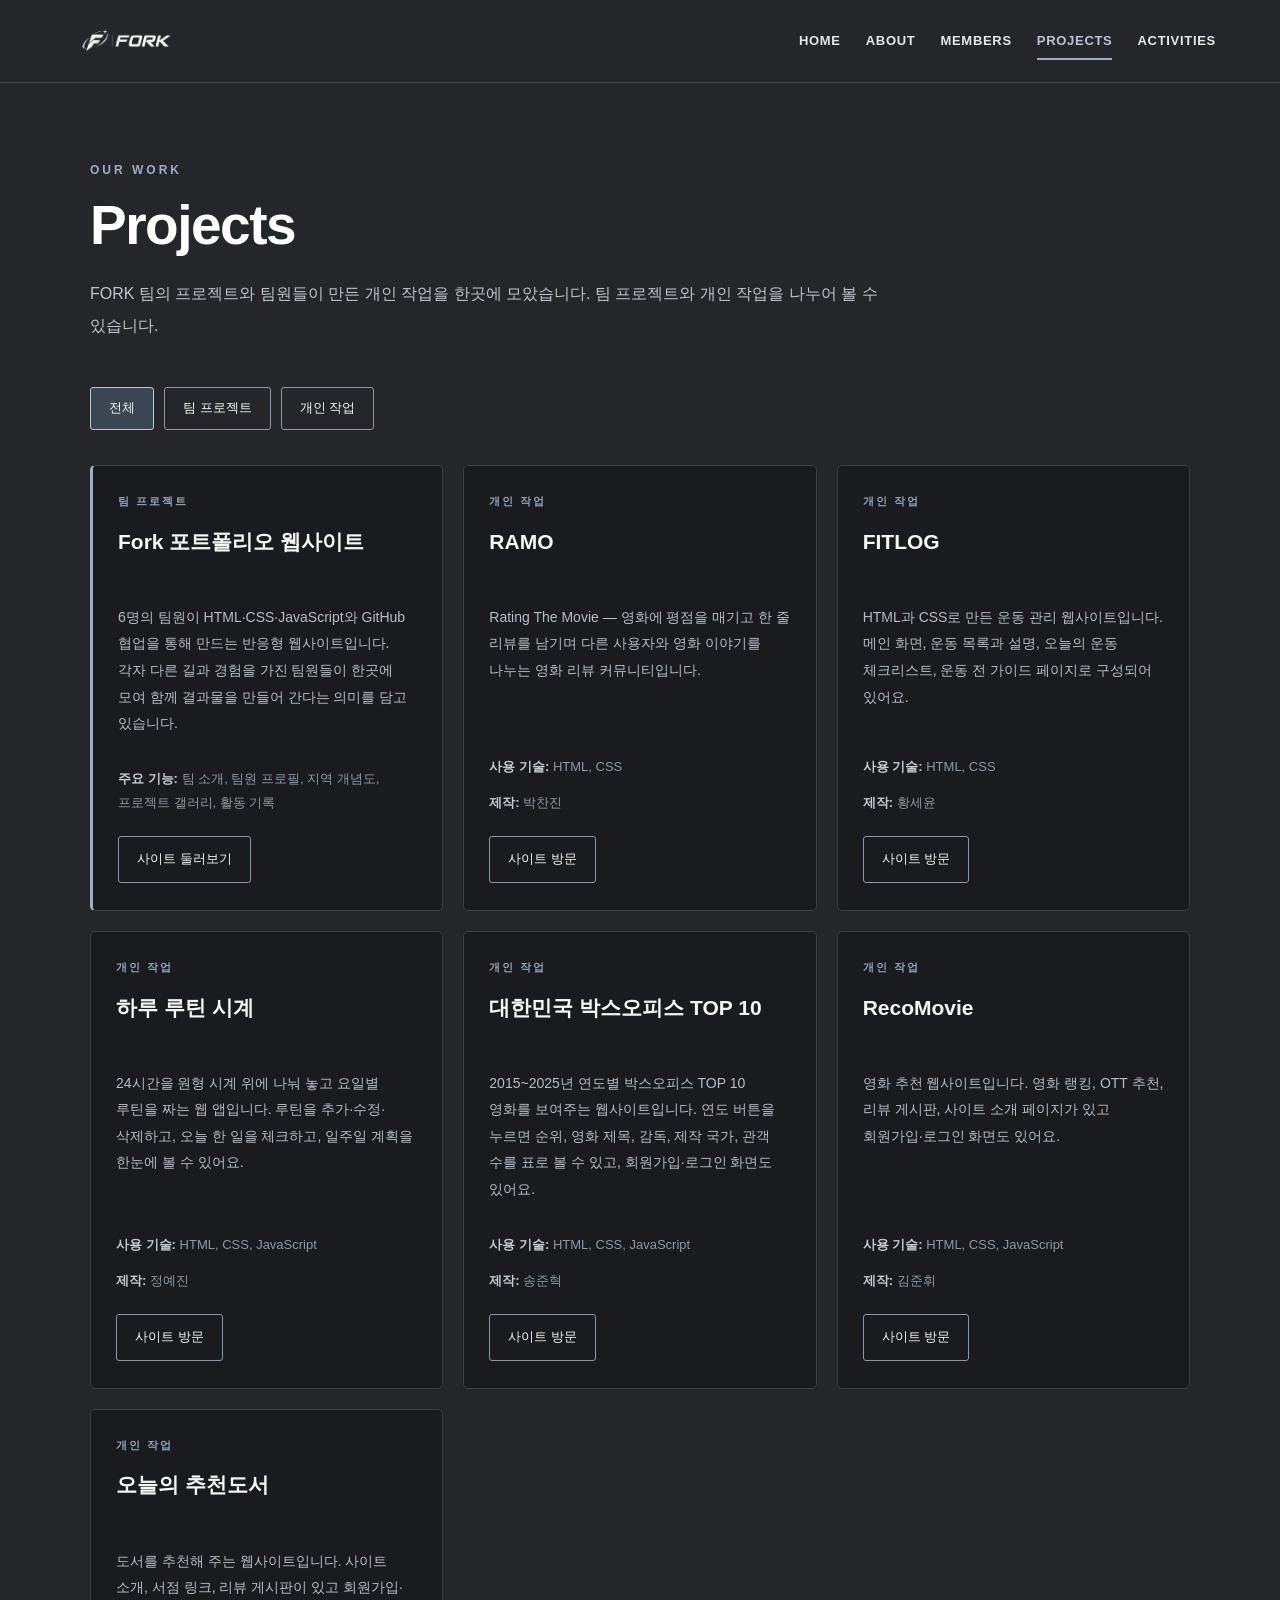
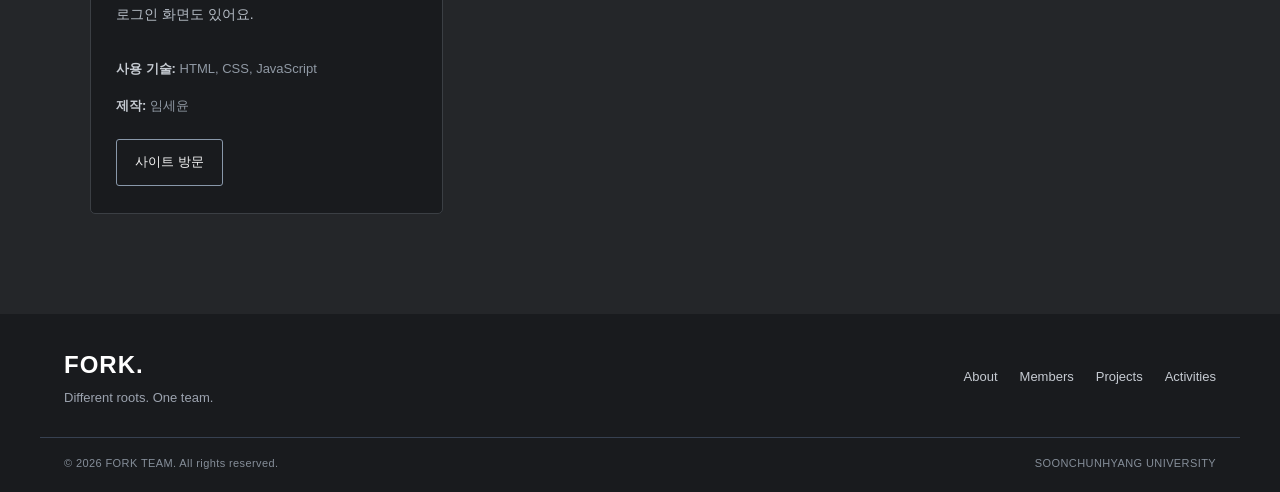
<file: projects.html>
<!DOCTYPE html>
<html lang="ko">
<head>
    <meta charset="UTF-8">
    <meta name="viewport" content="width=device-width, initial-scale=1.0">
    <meta name="description" content="FORK 팀 프로젝트 갤러리입니다.">
    <title>FORK | PROJECTS</title>
    <link rel="stylesheet" href="css/team (2).css">
    <link rel="stylesheet" href="css/projects.css">
    <script defer src="js/projects.js"></script>
</head>
<body>
    <header class="site-header">
        <div class="header-inner">
            <a href="index.html" class="brand" aria-label="FORK 홈으로 이동">
                <img src="images/logo.png" alt="FORK 로고" class="brand-logo"
                     onerror="this.style.display='none'; this.nextElementSibling.style.display='inline';">
                <span class="brand-fallback">FORK</span>
            </a>
            <nav class="main-nav" aria-label="주요 메뉴">
                <a href="index.html" >HOME</a>
                <a href="about.html" >ABOUT</a>
                <a href="members.html" >MEMBERS</a>
                <a href="projects.html" class="active" aria-current="page">PROJECTS</a>
                <a href="activities.html" >ACTIVITIES</a>
            </nav>
        </div>
    </header>
    <main id="main-content">
        <section class="page-content">
            <div class="page-intro">
                <p class="eyebrow">OUR WORK</p>
                <h1 class="page-title">Projects</h1>
                <p class="page-description">FORK 팀의 프로젝트와 팀원들이 만든 개인 작업을 한곳에 모았습니다. 팀 프로젝트와 개인 작업을 나누어 볼 수 있습니다.</p>
            </div>
            <div class="filters" role="group" aria-label="프로젝트 분류">
                <button type="button" class="filter" data-filter="all" aria-pressed="true">전체</button>
                <button type="button" class="filter" data-filter="team" aria-pressed="false">팀 프로젝트</button>
                <button type="button" class="filter" data-filter="personal" aria-pressed="false">개인 작업</button>
            </div>
            <div class="section-grid">
                <article class="info-card project-card" data-category="team">
                    <span class="card-number">팀 프로젝트</span>
                    <h3>Fork 포트폴리오 웹사이트</h3>
                    <p>6명의 팀원이 HTML·CSS·JavaScript와 GitHub 협업을 통해 만드는 반응형 웹사이트입니다. 각자 다른 길과 경험을 가진 팀원들이 한곳에 모여 함께 결과물을 만들어 간다는 의미를 담고 있습니다.</p>
                    <div class="card-bottom">
                        <p class="card-detail"><b>주요 기능:</b> 팀 소개, 팀원 프로필, 지역 개념도, 프로젝트 갤러리, 활동 기록</p>
                        <a class="primary-link" href="index.html" target="_blank" rel="noopener noreferrer">사이트 둘러보기</a>
                    </div>
                </article>
                <article class="info-card project-card" data-category="personal">
                    <span class="card-number">개인 작업</span>
                    <h3>RAMO</h3>
                    <p>Rating The Movie — 영화에 평점을 매기고 한 줄 리뷰를 남기며 다른 사용자와 영화 이야기를 나누는 영화 리뷰 커뮤니티입니다.</p>
                    <div class="card-bottom">
                        <p class="card-detail"><b>사용 기술:</b> HTML, CSS</p>
                        <p class="card-detail"><b>제작:</b> 박찬진</p>
                        <a class="primary-link" href="https://kitapark.github.io/RAMO-rating-the-movie-/" target="_blank" rel="noopener noreferrer">사이트 방문</a>
                    </div>
                </article>
                <article class="info-card project-card" data-category="personal">
                    <span class="card-number">개인 작업</span>
                    <h3>FITLOG</h3>
                    <p>HTML과 CSS로 만든 운동 관리 웹사이트입니다. 메인 화면, 운동 목록과 설명, 오늘의 운동 체크리스트, 운동 전 가이드 페이지로 구성되어 있어요.</p>
                    <div class="card-bottom">
                        <p class="card-detail"><b>사용 기술:</b> HTML, CSS</p>
                        <p class="card-detail"><b>제작:</b> 황세윤</p>
                        <a class="primary-link" href="https://hsy84688-collab.github.io/fitlog-1/" target="_blank" rel="noopener noreferrer">사이트 방문</a>
                    </div>
                </article>
                <article class="info-card project-card" data-category="personal">
                    <span class="card-number">개인 작업</span>
                    <h3>하루 루틴 시계</h3>
                    <p>24시간을 원형 시계 위에 나눠 놓고 요일별 루틴을 짜는 웹 앱입니다. 루틴을 추가·수정·삭제하고, 오늘 한 일을 체크하고, 일주일 계획을 한눈에 볼 수 있어요.</p>
                    <div class="card-bottom">
                        <p class="card-detail"><b>사용 기술:</b> HTML, CSS, JavaScript</p>
                        <p class="card-detail"><b>제작:</b> 정예진</p>
                        <a class="primary-link" href="https://aezin7.github.io/routine-clock/" target="_blank" rel="noopener noreferrer">사이트 방문</a>
                    </div>
                </article>
                <article class="info-card project-card" data-category="personal">
                    <span class="card-number">개인 작업</span>
                    <h3>대한민국 박스오피스 TOP 10</h3>
                    <p>2015~2025년 연도별 박스오피스 TOP 10 영화를 보여주는 웹사이트입니다. 연도 버튼을 누르면 순위, 영화 제목, 감독, 제작 국가, 관객 수를 표로 볼 수 있고, 회원가입·로그인 화면도 있어요.</p>
                    <div class="card-bottom">
                        <p class="card-detail"><b>사용 기술:</b> HTML, CSS, JavaScript</p>
                        <p class="card-detail"><b>제작:</b> 송준혁</p>
                        <a class="primary-link" href="https://song72080.github.io/Movie-recode/" target="_blank" rel="noopener noreferrer">사이트 방문</a>
                    </div>
                </article>
                <article class="info-card project-card" data-category="personal">
                    <span class="card-number">개인 작업</span>
                    <h3>RecoMovie</h3>
                    <p>영화 추천 웹사이트입니다. 영화 랭킹, OTT 추천, 리뷰 게시판, 사이트 소개 페이지가 있고 회원가입·로그인 화면도 있어요.</p>
                    <div class="card-bottom">
                        <p class="card-detail"><b>사용 기술:</b> HTML, CSS, JavaScript</p>
                        <p class="card-detail"><b>제작:</b> 김준휘</p>
                        <a class="primary-link" href="https://theremit.github.io/recomovie/" target="_blank" rel="noopener noreferrer">사이트 방문</a>
                    </div>
                </article>
                <article class="info-card project-card" data-category="personal">
                    <span class="card-number">개인 작업</span>
                    <h3>오늘의 추천도서</h3>
                    <p>도서를 추천해 주는 웹사이트입니다. 사이트 소개, 서점 링크, 리뷰 게시판이 있고 회원가입·로그인 화면도 있어요.</p>
                    <div class="card-bottom">
                        <p class="card-detail"><b>사용 기술:</b> HTML, CSS, JavaScript</p>
                        <p class="card-detail"><b>제작:</b> 임세윤</p>
                        <a class="primary-link" href="https://zacara0520.github.io/myProject/" target="_blank" rel="noopener noreferrer">사이트 방문</a>
                    </div>
                </article>
            </div>
        </section>
    </main>
    <footer class="site-footer">
        <div class="footer-inner">
            <div class="footer-brand">
                <h2>FORK.</h2>
                <p>Different roots. One team.</p>
            </div>
            <div class="footer-links" aria-label="하단 메뉴">
                <a href="about.html">About</a>
                <a href="members.html">Members</a>
                <a href="projects.html">Projects</a>
                <a href="activities.html">Activities</a>
            </div>
        </div>
        <div class="footer-bottom">
            <small>© 2026 FORK TEAM. All rights reserved.</small>
            <small>SOONCHUNHYANG UNIVERSITY</small>
        </div>
    </footer>
</body>
</html>
</file>
<file: css/team (2).css>
/* ========================================
   FORK 공통 스타일
   모든 페이지에서 함께 사용하는 기본 디자인
   ======================================== */

/* 기본 여백과 박스 크기 초기화 */
* {
    box-sizing: border-box;
}

html {
    min-height: 100%;
    scroll-behavior: smooth;
}

body {
    min-height: 100vh;
    margin: 0;
    display: flex;
    flex-direction: column;
    background: #242629;
    color: #f5f5f5;
    font-family: Arial, "Noto Sans KR", sans-serif;
    line-height: 1.6;
}

a {
    color: inherit;
    text-decoration: none;
}

button,
a {
    -webkit-tap-highlight-color: transparent;
}

/* 상단 헤더와 메뉴 */
.site-header {
    width: 100%;
    background: #242629;
    border-bottom: 1px solid #45484c;
}

.header-inner {
    width: min(1200px, 100%);
    min-height: 82px;
    margin: 0 auto;
    padding: 18px 24px;
    display: flex;
    align-items: center;
    justify-content: space-between;
    gap: 28px;
}

.brand {
    display: inline-flex;
    align-items: center;
    flex-shrink: 0;
    color: #fff;
    font-size: 26px;
    font-weight: 800;
    letter-spacing: 1px;
}

.brand-logo {
    display: block;
    width: 125px;
    max-height: 45px;
    object-fit: contain;
}

.brand-fallback {
    display: none;
}

.main-nav {
    display: flex;
    align-items: center;
    justify-content: flex-end;
    gap: 25px;
    flex-wrap: wrap;
}

.main-nav a {
    padding: 9px 0 7px;
    color: #e7e7e7;
    border-bottom: 2px solid transparent;
    font-size: 13px;
    font-weight: 700;
    letter-spacing: .7px;
    transition: color .2s ease, border-color .2s ease;
}

.main-nav a:hover,
.main-nav a.active {
    color: #b8c6d8;
    border-color: #9caec5;
}

.main-nav a:focus-visible,
.footer-links a:focus-visible,
.primary-link:focus-visible {
    outline: 2px solid #b8c6d8;
    outline-offset: 5px;
}

/* 페이지 공통 영역 */
main {
    width: 100%;
    flex: 1;
}

.page-content {
    width: min(1100px, 90%);
    margin: 0 auto;
    padding: 78px 0 100px;
}

.page-intro {
    max-width: 850px;
}

.eyebrow {
    margin: 0;
    color: #9caec5;
    font-size: 12px;
    font-weight: 700;
    letter-spacing: 3px;
}

.page-title {
    margin: 12px 0 20px;
    color: #fff;
    font-size: clamp(36px, 5vw, 55px);
    line-height: 1.2;
    letter-spacing: -1.5px;
}

.page-description {
    max-width: 790px;
    margin: 0;
    color: #c0c5cc;
    font-size: 16px;
    line-height: 2;
    word-break: keep-all;
}

.content-divider {
    height: 1px;
    margin: 55px 0;
    background: #41464d;
}

.section-heading {
    max-width: 780px;
    margin: 58px 0 28px;
}

.section-heading h2,
.subsection h2,
.activity-note h2 {
    margin: 10px 0 12px;
    font-size: clamp(24px, 3vw, 32px);
    line-height: 1.35;
}

.section-description {
    margin: 0;
    color: #b7bec7;
    line-height: 1.9;
    word-break: keep-all;
}

/* 홈 화면 */
.home-hero {
    min-height: 510px;
    display: flex;
    align-items: center;
    background: linear-gradient(115deg, #242629 0%, #292e35 58%, #303944 100%);
    border-bottom: 1px solid #41464d;
}

.hero-inner {
    width: min(1100px, 90%);
    margin: 0 auto;
    padding: 90px 0;
}

.hero-title {
    margin: 17px 0 0;
    color: #fff;
    font-size: clamp(76px, 13vw, 145px);
    font-weight: 800;
    letter-spacing: -8px;
    line-height: 1;
}

.hero-title span {
    color: #9caec5;
}

.hero-subtitle {
    margin: 14px 0 18px;
    color: #dce2e9;
    font-size: clamp(19px, 3vw, 27px);
    font-weight: 600;
    letter-spacing: .4px;
}

.hero-description {
    margin: 0 0 30px;
    color: #c0c5cc;
    font-size: 16px;
    line-height: 2;
}

.primary-link {
    display: inline-flex;
    align-items: center;
    gap: 18px;
    padding: 12px 18px;
    border: 1px solid #8998aa;
    border-radius: 3px;
    color: #f5f5f5;
    font-size: 13px;
    transition: background .2s ease;
}

.primary-link:hover {
    background: #3b4653;
}

.home-overview {
    padding-top: 75px;
}

.home-overview .section-heading {
    margin-top: 0;
}

/* 카드형 콘텐츠 */
.section-grid {
    display: grid;
    grid-template-columns: repeat(3, minmax(0, 1fr));
    gap: 20px;
    margin-top: 35px;
}

.info-card {
    min-width: 0;
    min-height: 190px;
    padding: 27px 25px;
    background: #191b1e;
    border: 1px solid #3b3f44;
    border-radius: 5px;
    transition: transform .2s ease, border-color .2s ease;
}

.info-card:hover {
    transform: translateY(-3px);
    border-color: #69798d;
}

.card-number {
    display: block;
    color: #91a4bc;
    font-size: 11px;
    font-weight: 700;
    letter-spacing: 2px;
}

.info-card h3 {
    margin: 14px 0 12px;
    color: #f5f5f5;
    font-size: 21px;
}

.info-card p {
    margin: 0;
    color: #b7bec7;
    font-size: 14px;
    line-height: 1.9;
    word-break: keep-all;
}

.info-card .card-detail {
    margin-top: 12px;
    color: #9099a4;
    font-size: 13px;
}

.text-link {
    display: inline-block;
    margin-top: 20px;
    color: #c5d1df;
    font-size: 13px;
    font-weight: 700;
}

.text-link:hover {
    color: #fff;
}

/* 팀원 소개 */
.member-summary {
    display: flex;
    align-items: baseline;
    gap: 14px;
    margin: 42px 0 5px;
    padding: 22px 25px;
    background: #1c2025;
    border-left: 3px solid #9caec5;
}

.member-summary strong {
    color: #fff;
    font-size: 35px;
    line-height: 1;
}

.member-summary span {
    color: #9caec5;
    font-size: 11px;
    font-weight: 700;
    letter-spacing: 2px;
}

.member-summary p {
    margin: 0 0 0 auto;
    color: #aeb6c0;
    font-size: 13px;
}

.member-grid {
    align-items: stretch;
}

.member-card {
    min-height: 360px;
}

.member-top {
    display: flex;
    justify-content: space-between;
    align-items: center;
}

.member-index {
    color: #454d57;
    font-size: 28px;
    font-weight: 800;
}

.member-card h2 {
    margin: 18px 0 2px;
    font-size: 25px;
}

.info-card .member-role {
    margin: 0 0 17px;
    color: #9caec5;
    font-size: 13px;
    font-weight: 700;
}

.task-label {
    margin-top: 20px;
    padding-top: 15px;
    border-top: 1px solid #353a40;
    color: #9caec5;
    font-size: 11px;
    font-weight: 700;
    letter-spacing: 1px;
}

.member-card ul,
.activity-content ul {
    margin: 10px 0 0;
    padding-left: 18px;
    color: #aeb6c0;
    font-size: 13px;
    line-height: 1.9;
}

/* 프로젝트 소개 */
.project-feature {
    display: flex;
    align-items: center;
    justify-content: space-between;
    gap: 30px;
    margin: 45px 0 65px;
    padding: 35px;
    background: #1b2026;
    border: 1px solid #48515c;
    border-left: 4px solid #9caec5;
}

.project-feature>div {
    max-width: 720px;
}

.project-feature h2 {
    margin: 12px 0;
    font-size: 30px;
}

.project-feature p:not(.eyebrow) {
    margin: 0;
    color: #b7bec7;
    font-size: 14px;
    line-height: 2;
    word-break: keep-all;
}

.feature-mark {
    color: #596575;
    font-size: 20px;
    font-weight: 800;
    line-height: 1.2;
    letter-spacing: 2px;
    text-align: right;
}

.project-card {
    display: flex;
    flex-direction: column;
}

.project-meta {
    display: flex;
    flex-wrap: wrap;
    gap: 8px;
    margin-top: auto;
    padding-top: 22px;
}

.project-meta span {
    padding: 5px 9px;
    border: 1px solid #454d57;
    border-radius: 2px;
    color: #aebdce;
    font-size: 11px;
}

.subsection {
    margin-top: 75px;
}

.value-list {
    margin-top: 25px;
    border-top: 1px solid #41464d;
}

.value-list>div {
    display: grid;
    grid-template-columns: 150px 1fr;
    gap: 25px;
    padding: 20px 5px;
    border-bottom: 1px solid #41464d;
}

.value-list strong {
    color: #dce2e9;
    font-size: 15px;
}

.value-list p {
    margin: 0;
    color: #aeb6c0;
    font-size: 14px;
    line-height: 1.8;
}

/* 활동 기록 */
.activity-timeline {
    margin-top: 55px;
}

.activity-item {
    display: grid;
    grid-template-columns: 75px 1fr;
    gap: 25px;
    padding: 0 0 45px;
}

.timeline-number {
    width: 48px;
    height: 48px;
    display: flex;
    align-items: center;
    justify-content: center;
    border: 1px solid #8495aa;
    border-radius: 50%;
    color: #c6d2df;
    font-size: 14px;
    font-weight: 700;
}

.activity-content {
    padding: 3px 0 30px;
    border-bottom: 1px solid #41464d;
}

.activity-content h2 {
    margin: 9px 0 13px;
    font-size: 25px;
}

.activity-content>p:not(.card-number) {
    max-width: 850px;
    margin: 0;
    color: #b7bec7;
    font-size: 14px;
    line-height: 2;
    word-break: keep-all;
}

.activity-content ul {
    margin-top: 15px;
}

.activity-note {
    margin-top: 25px;
    padding: 30px;
    background: #1b2026;
    border: 1px solid #414b57;
}

.activity-note p:last-child {
    max-width: 850px;
    margin: 0;
    color: #b7bec7;
    font-size: 14px;
    line-height: 1.9;
    word-break: keep-all;
}

/* 하단 푸터 */
.site-footer {
    width: 100%;
    margin-top: auto;
    padding: 32px 0 20px;
    background: #191b1e;
}

.footer-inner {
    width: min(1200px, 100%);
    margin: 0 auto;
    padding: 0 24px;
    display: flex;
    align-items: center;
    justify-content: space-between;
    gap: 30px;
}

.footer-brand h2 {
    margin: 0 0 4px;
    color: #fff;
    font-size: 24px;
    letter-spacing: 1px;
}

.footer-brand p {
    margin: 0;
    color: #9ca3af;
    font-size: 13px;
}

.footer-links {
    display: flex;
    flex-wrap: wrap;
    gap: 22px;
}

.footer-links a {
    color: #c6cbd2;
    font-size: 13px;
    transition: color .2s ease;
}

.footer-links a:hover {
    color: #fff;
}

.footer-bottom {
    width: min(1200px, 100%);
    margin: 28px auto 0;
    padding: 17px 24px 0;
    display: flex;
    justify-content: space-between;
    gap: 15px;
    border-top: 1px solid #374151;
    color: #858e99;
}

.footer-bottom small {
    font-size: 11px;
    letter-spacing: .4px;
}

/* 태블릿 화면 */
@media (max-width: 900px) {
    .header-inner {
        gap: 18px;
    }

    .main-nav {
        gap: 16px;
    }

    .section-grid {
        grid-template-columns: repeat(2, minmax(0, 1fr));
    }

    .member-card {
        min-height: 340px;
    }
}

/* 모바일 화면 */
@media (max-width: 600px) {
    .header-inner {
        min-height: auto;
        padding: 18px 16px;
        flex-direction: column;
        gap: 13px;
    }

    .brand-logo {
        width: 110px;
    }

    .main-nav {
        width: 100%;
        justify-content: center;
        gap: 10px 17px;
    }

    .main-nav a {
        font-size: 11px;
    }

    .page-content {
        width: 88%;
        padding: 55px 0 70px;
    }

    .page-title {
        font-size: 38px;
    }

    .page-description {
        font-size: 14px;
    }

    .home-hero {
        min-height: 440px;
    }

    .hero-inner {
        width: 88%;
        padding: 70px 0;
    }

    .hero-title {
        font-size: 86px;
        letter-spacing: -5px;
    }

    .hero-description {
        font-size: 14px;
    }

    .desktop-break {
        display: none;
    }

    .section-grid {
        grid-template-columns: 1fr;
        gap: 14px;
    }

    .info-card {
        min-height: auto;
        padding: 23px 21px;
    }

    .member-card {
        min-height: auto;
    }

    .member-summary {
        flex-wrap: wrap;
        gap: 10px;
    }

    .member-summary p {
        width: 100%;
        margin: 5px 0 0;
    }

    .project-feature {
        align-items: flex-start;
        padding: 25px 21px;
    }

    .feature-mark {
        display: none;
    }

    .value-list>div {
        grid-template-columns: 1fr;
        gap: 5px;
    }

    .activity-item {
        grid-template-columns: 45px 1fr;
        gap: 13px;
    }

    .timeline-number {
        width: 38px;
        height: 38px;
        font-size: 12px;
    }

    .activity-content h2 {
        font-size: 22px;
    }

    .activity-note {
        padding: 23px 20px;
    }

    .footer-inner,
    .footer-bottom {
        flex-direction: column;
        align-items: center;
        text-align: center;
    }

    .footer-links {
        justify-content: center;
        gap: 13px 18px;
    }

    .footer-bottom {
        margin-top: 23px;
    }
}

/* MEMBERS 프로필 사진 및 연락처 */
.member-profile {
    display: flex;
    align-items: center;
    gap: 14px;
    margin: 15px 0 18px;
    padding: 12px;
    background: #202328;
    border: 1px solid #343a42;
    border-radius: 5px;
    min-width: 0;
}
.member-photo {
    display: block;
    flex: 0 0 76px;
    width: 76px;
    height: 76px;
    object-fit: cover;
    object-position: center;
    border-radius: 50%;
    border: 2px solid #64758a;
    background: #303944;
}
.member-contact {
    display: flex;
    flex-direction: column;
    gap: 7px;
    min-width: 0;
}
.member-email {
    color: #dce2e9;
    font-size: 12px;
    overflow-wrap: anywhere;
    line-height: 1.5;
}
.member-github {
    display: inline-block;
    width: fit-content;
    color: #9fb8d6;
    font-size: 12px;
    font-weight: 700;
    border-bottom: 1px solid #667d99;
}
.member-email:hover, .member-github:hover { color: #fff; }
.member-photo-placeholder {
    display: flex;
    align-items: center;
    justify-content: center;
    color: #dce2e9;
    font-size: 25px;
    font-weight: 700;
}
.member-contact-note { color: #929ba7; font-size: 12px; }
@media (max-width: 600px) {
    .member-profile { gap: 12px; padding: 10px; }
    .member-photo { flex-basis: 66px; width: 66px; height: 66px; }
    .member-email, .member-github { font-size: 11px; }
}
</file>
<file: css/activities.css>
/* ACTIVITIES 전용 스타일: 공통 team (2).css 위에 적용 */
.activities-page .activity-updated {
    margin-top: 18px;
    color: #9caec5;
    font-size: 12px;
    letter-spacing: 1px;
}

.activities-page .activity-summary .info-card {
    min-height: 0;
}

.activities-page .activity-summary strong {
    font-size: 35px;
    color: #fff;
}

.activities-page .activity-filters {
    display: flex;
    flex-wrap: wrap;
    gap: 10px;
}

.activities-page .filter {
    padding: 9px 16px;
    border: 1px solid #69798d;
    border-radius: 3px;
    background: transparent;
    color: #dce2e9;
    font: inherit;
    font-size: 13px;
    cursor: pointer;
}

.activities-page .filter:hover,
.activities-page .filter.is-active {
    background: #3b4653;
    border-color: #9caec5;
}

.activities-page :is(button, a):focus-visible {
    outline: 2px solid #b8c6d8;
    outline-offset: 4px;
}

.activities-page .activity-count {
    color: #b7bec7;
    font-size: 13px;
}

.activities-page .activity-timeline {
    list-style: none;
    padding: 0;
    margin: 30px 0 0;
}

.activities-page [hidden] {
    display: none !important;
}

.activities-page .activity-content h3 {
    margin: 9px 0 13px;
    font-size: 25px;
    line-height: 1.4;
}

.activities-page .activity-links {
    display: flex;
    flex-wrap: wrap;
    gap: 16px;
}

.activities-page .activity-repo {
    margin-top: 25px;
}

@media (max-width: 600px) {
    .activities-page .activity-summary {
        grid-template-columns: repeat(3, minmax(0, 1fr));
        gap: 8px;
    }

    .activities-page .activity-summary .info-card {
        padding: 12px 8px;
    }

    .activities-page .activity-summary strong {
        font-size: 26px;
    }

    .activities-page .activity-summary p {
        font-size: 10px;
        overflow-wrap: anywhere;
    }

    .activities-page .activity-content h3 {
        font-size: 20px;
    }
}

@media (prefers-reduced-motion: reduce) {
    .activities-page .info-card {
        transition: none;
    }

    .activities-page .info-card:hover {
        transform: none;
    }
}
</file>
<file: css/common.css>
/* FORK 공통 Header & Footer */
.site-header, .site-footer {
    font-family: Arial, sans-serif;
}

.site-header *, .site-footer * {
    box-sizing: border-box;
}

.site-header a, .site-footer a {
    text-decoration: none;
}

.site-header {
    background: #fff;
    border-bottom: 1px solid #e5e7eb;
}

.header-inner {
    max-width: 1200px;
    margin: auto;
    padding: 20px 24px;
    display: flex;
    justify-content: space-between;
    align-items: center;
    gap: 24px;
}

.logo {
    display: flex;
    align-items: center;
    gap: 10px;
    font-size: 26px;
    font-weight: 800;
    color: #17191f;
}

.logo-mark {
    background: #17191f;
    color: white;
    padding: 8px 12px;
    border-radius: 6px;
    font-size: 20px;
}

.main-nav {
    display: flex;
    gap: 24px;
    flex-wrap: wrap;
}

.main-nav a {
    color: #17191f;
    font-size: 13px;
    font-weight: bold;
}

.main-nav a:hover {
    color: #64748b;
}

/* Footer */
.site-footer {
    background: #17191f;
    color: white;
    padding: 48px 24px 20px;
}

.footer-inner {
    max-width: 1200px;
    margin: auto;
    display: flex;
    justify-content: space-between;
    gap: 24px;
}

.footer-inner h2 {
    font-size: 30px;
    margin: 0 0 12px;
}

.footer-inner p {
    color: #9ca3af;
}

.footer-links {
    display: flex;
    flex-direction: column;
    gap: 10px;
}

.footer-links a {
    color: #9ca3af;
    font-size: 13px;
}

.footer-links a:hover {
    color: white;
}

.footer-bottom {
    max-width: 1200px;
    margin: 36px auto 0;
    padding-top: 20px;
    border-top: 1px solid #374151;
    display: flex;
    justify-content: space-between;
    gap: 12px;
    color: #9ca3af;
}

/* 모바일 반응형 */
@media (max-width: 768px) {
    .header-inner {
        flex-direction: column;
    }

    .main-nav {
        justify-content: center;
        gap: 14px;
    }

    .footer-inner {
        flex-direction: column;
    }

    .footer-bottom {
        flex-direction: column;
    }
}

/* 미리보기 페이지 전용 */
.preview-main {
    min-height: 450px;
    display: flex;
    justify-content: center;
    align-items: center;
    color: #9ca3af;
}
/* FORK Dark Theme */
body {
    background-color: #242629;
    color: #f5f5f5;
}

/* Header */
.site-header {
    background-color: #242629;
    border-bottom: 1px solid #45484c;
}

/* Footer */
.site-footer {
    background-color: #191b1e;
    color: #f5f5f5;
    padding: 24px 0;
}

.site-footer .footer-inner {
    padding-top: 0;
    padding-bottom: 0;
}

/* Logo */
.brand-logo {
    height: 45px;
    width: auto;
    display: block;
}

/* 헤더 글씨 흰색 */
.site-header .brand,
.site-header .main-nav a {
    color: #ffffff;
}

/* 메뉴에 마우스를 올렸을 때 */
.site-header .main-nav a:hover {
    color: #b0b0b0;
}

/* 푸터 가로 정렬 및 높이 축소 */
.site-footer {
    background-color: #191b1e;
    padding: 20px 0;
    min-height: 0;
}

.site-footer .footer-inner {
    max-width: 1280px;
    margin: 0 auto;
    padding: 0 24px;
    display: flex;
    flex-direction: row;
    align-items: center;
    justify-content: space-between;
    gap: 30px;
}

/* FORK 소개 */
.site-footer .footer-inner h2 {
    margin: 0 0 5px;
    font-size: 24px;
}

.site-footer .footer-inner p {
    margin: 0;
    font-size: 13px;
}

/* 푸터 메뉴 가로 정렬 */
.site-footer .footer-links {
    display: flex;
    flex-direction: row;
    align-items: center;
    gap: 20px;
}

.site-footer .footer-links strong {
    display: none;
}

.site-footer .footer-links a {
    color: #dddddd;
    text-decoration: none;
    font-size: 13px;
}

.site-footer .footer-links a:hover {
    color: #ffffff;
}

/* 모바일 대응 */
@media (max-width: 768px) {
    .site-footer .footer-inner {
        flex-wrap: wrap;
        justify-content: center;
        text-align: center;
        gap: 15px;
    }

    .site-footer .footer-links {
        flex-wrap: wrap;
        justify-content: center;
    }
}

/* 푸터를 화면 맨 아래에 배치 */
html, body {
    min-height: 100%;
}

body {
    min-height: 100vh;
    display: flex;
    flex-direction: column;
}

/* 메인 영역이 남는 공간을 차지 */
.preview-main {
    flex: 1;
}

/* 푸터 */
.site-footer {
    margin-top: auto;
}
</file>
<file: css/projects.css>
/* 프로젝트 갤러리 전용 스타일
   공통 디자인(헤더·푸터·카드·버튼)은 css/team (2).css 를 그대로 따르고,
   여기에는 팀 프로젝트 / 개인 작업을 나누는 부분만 둡니다. */

/* 팀 프로젝트 / 개인 작업 필터 버튼 (마스터의 .primary-link 와 같은 색) */
.filters {
    display: flex;
    flex-wrap: wrap;
    gap: 10px;
    margin-top: 45px;
}

.filter {
    padding: 10px 18px;
    background: transparent;
    border: 1px solid #8998aa;
    border-radius: 3px;
    color: #f5f5f5;
    font: inherit;
    font-size: 13px;
    cursor: pointer;
    transition: background .2s ease, border-color .2s ease;
}

.filter:hover {
    background: #3b4653;
}

.filter[aria-pressed="true"] {
    background: #3b4653;
    border-color: #b8c6d8;
}

.filter:focus-visible {
    outline: 2px solid #b8c6d8;
    outline-offset: 3px;
}

/* 필터로 숨긴 카드 (display:flex 보다 우선하도록) */
.section-grid .info-card[hidden] {
    display: none;
}

/* 팀 프로젝트 카드는 왼쪽 파란 줄로 개인 작업과 구분 */
.info-card[data-category="team"] {
    border-left: 3px solid #9caec5;
}

/* 카드 아래쪽(사용 기술·제작·버튼)을 카드마다 같은 높이에 맞춤 */
.card-bottom {
    margin-top: auto;
    padding-top: 18px;
}

.card-bottom .card-detail b {
    color: #c6cbd2;
}

.card-bottom .primary-link {
    margin-top: 20px;
}

/* PC·태블릿: 제목 자리를 2줄 높이로 잡아 설명 시작 위치를 맞춤 */
@media (min-width: 601px) {
    .project-card h3 {
        min-height: 3.2em;
    }
}
</file>
